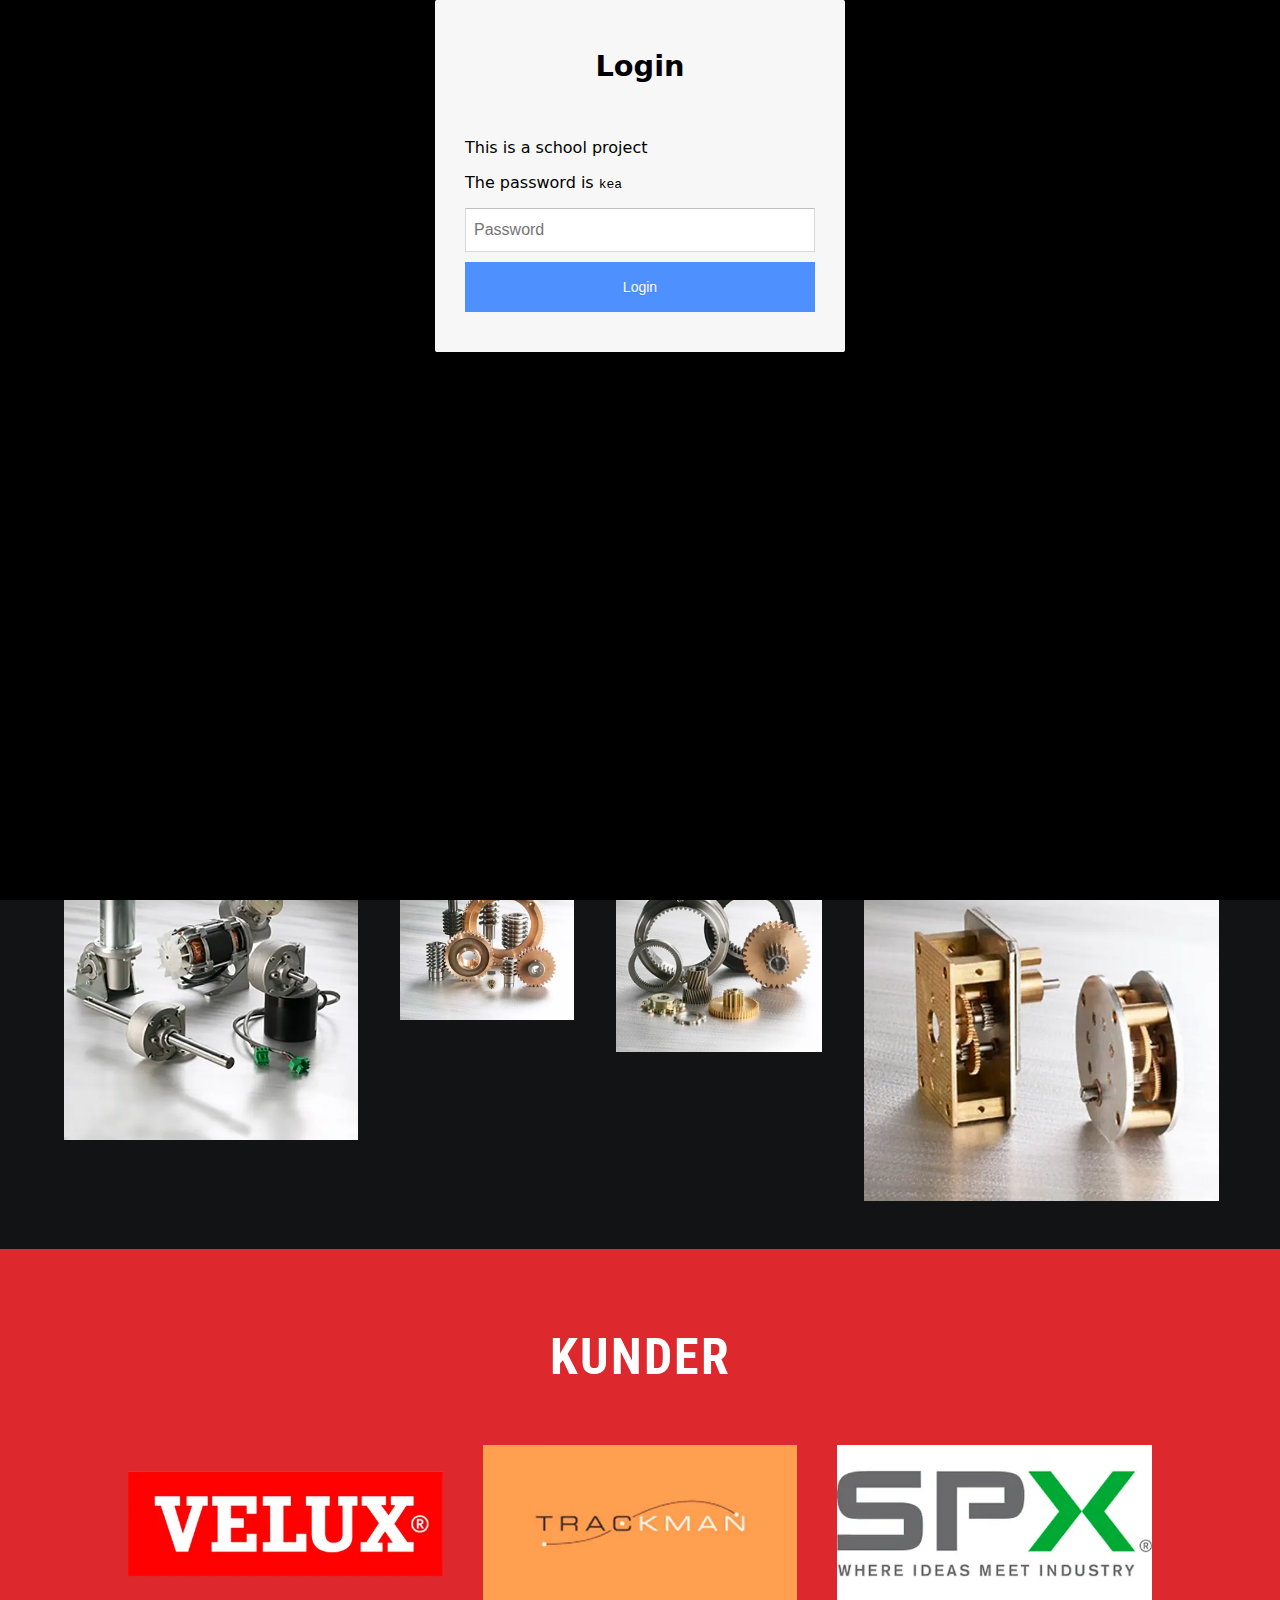
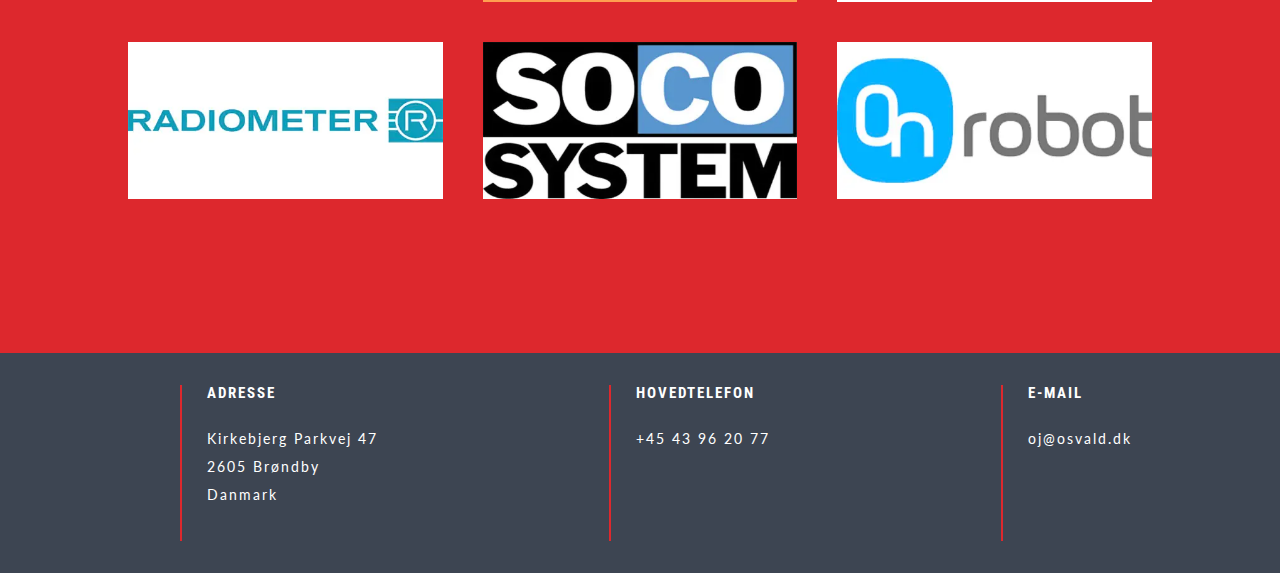
<file: index.html>
<!DOCTYPE html>
<html lang="da">
  <head>
    <meta charset="utf-8" />
    <meta name="robots" content="noindex" />
    <meta name="viewport" content="width=device-width, initial-scale=1.0" />
    <link rel="stylesheet" href="styles/mutual_styles.css" />
    <link rel="stylesheet" href="styles/index.css" />
    <link rel="preconnect" href="https://fonts.gstatic.com" />
    <link rel="preconnect" href="https://fonts.gstatic.com" />
    <link
      href="https://fonts.googleapis.com/css2?family=Lato:ital@0;1&family=Roboto+Condensed:wght@700&display=swap"
      rel="stylesheet"
    />
    <title>Osvald Jensen A/S</title>
  </head>

  <body>
    <header>
      <div class="logo">
        <img class="logo_mobile" src="images/logohigh2.png" alt="Logo" />
      </div>

      <nav>
        <div id="menuknap">☰</div>
        <ul id="menu" class="hidden">
          <li><a href="teknologi.html">TEKNOLOGI</a></li>
          <li><a href="produkter.html">PRODUKTER</a></li>
          <li>
            <a href="index.html"
              ><img class="logo_web" src="images/logohigh2.png" alt="Logo"
            /></a>
          </li>
          <li><a href="om_os.html">OM OS</a></li>
          <li><a href="kontakt.html">KONTAKT</a></li>
        </ul>
      </nav>
    </header>

    <main>
      <section class="hero">
        <video
          autoplay
          loop
          muted
          src="http://ceciliaelisabethsaxton.dk/kea/05_indhold/videoer/hero_forside_1.mp4"
        ></video>

        <h1>OSVALD JENSEN A/S</h1>
        <h5>SINCE 1911</h5>
      </section>

      <section class="wide">
        <div class="citat">
          <p>
            Osvald Jensen A/S udvikler og producerer transmissionsdele til
            forskellige brancher. Vi producerer snekker, tandhjul og gear i høj
            kvalitet på egen fabrik i Danmark. Vi er førende i specialtilpassede
            snekker og tandhjul fra modul 0,1- modul 3 samt kundedesignet
            gearløsninger. <br><br>Vi har egenproduktion af snekkegear som leveres i
            standardudgaver og i specialudgaver. Under design- og
            udviklingsfasen er vi i tæt dialog med vores samarbejdspartner hvor
            vi finder frem til den rette løsning, i rigtige kvalitet og til den
            rigtige pris.
          </p>
        </div>
      </section>

      <section class="produkter">
        
        <div>
          <h2>SNEKKERGEAR</h2>
          <img src="images/snekkegear.webp" alt="" />
        </div>
        <div>
          <h2>SNEKKER</h2>
          <img src="images/snekker_255.webp" alt="" />
        </div>
        <div>
          <h2>TANDHJUL</h2>
          <img src="images/tandhjul2_219.webp" alt="" />
        </div>
        <div>
          <h2>TANDHJULSGEAR</h2>
          <img src="images/tandhjulsgear1_186.webp" alt="" />
        </div>
        
      </section>

      <section class="clients">
        <h2>KUNDER</h2>
        <div class="clients_logo">
          <img src="images/logo1.webp" alt="kundelogo" />
          <img src="images/logo2.webp" alt="kundelogo" />
          <img src="images/logo3.webp" alt="kundelogo" />
          <img src="images/logo4.webp" alt="kundelogo" />
          <img src="images/logo5.webp" alt="kundelogo" />
          <img src="images/logo6.webp" alt="kundelogo" />
        </div>
      </section>
    </main>

    <footer>
      <div class="footer_info">
        <div class="adresse">
          <h5>ADRESSE</h5>
          <br />
          <p>
            ​Kirkebjerg Parkvej 47 <br />
            2605 Brøndby <br />
            Danmark
          </p>
        </div>

        <div class="telefon">
          <h5>HOVEDTELEFON</h5>
          <br />
          <p>+45 43 96 20 77</p>
        </div>

        <div class="mail">
          <h5>E-MAIL</h5>
          <br />
          <p>oj@osvald.dk</p>
        </div>
      </div>
    </footer>

    <script src="javascript/login.js"></script>
    <script src="javascript/burgermenu.js"></script>
  </body>
</html>
</file>
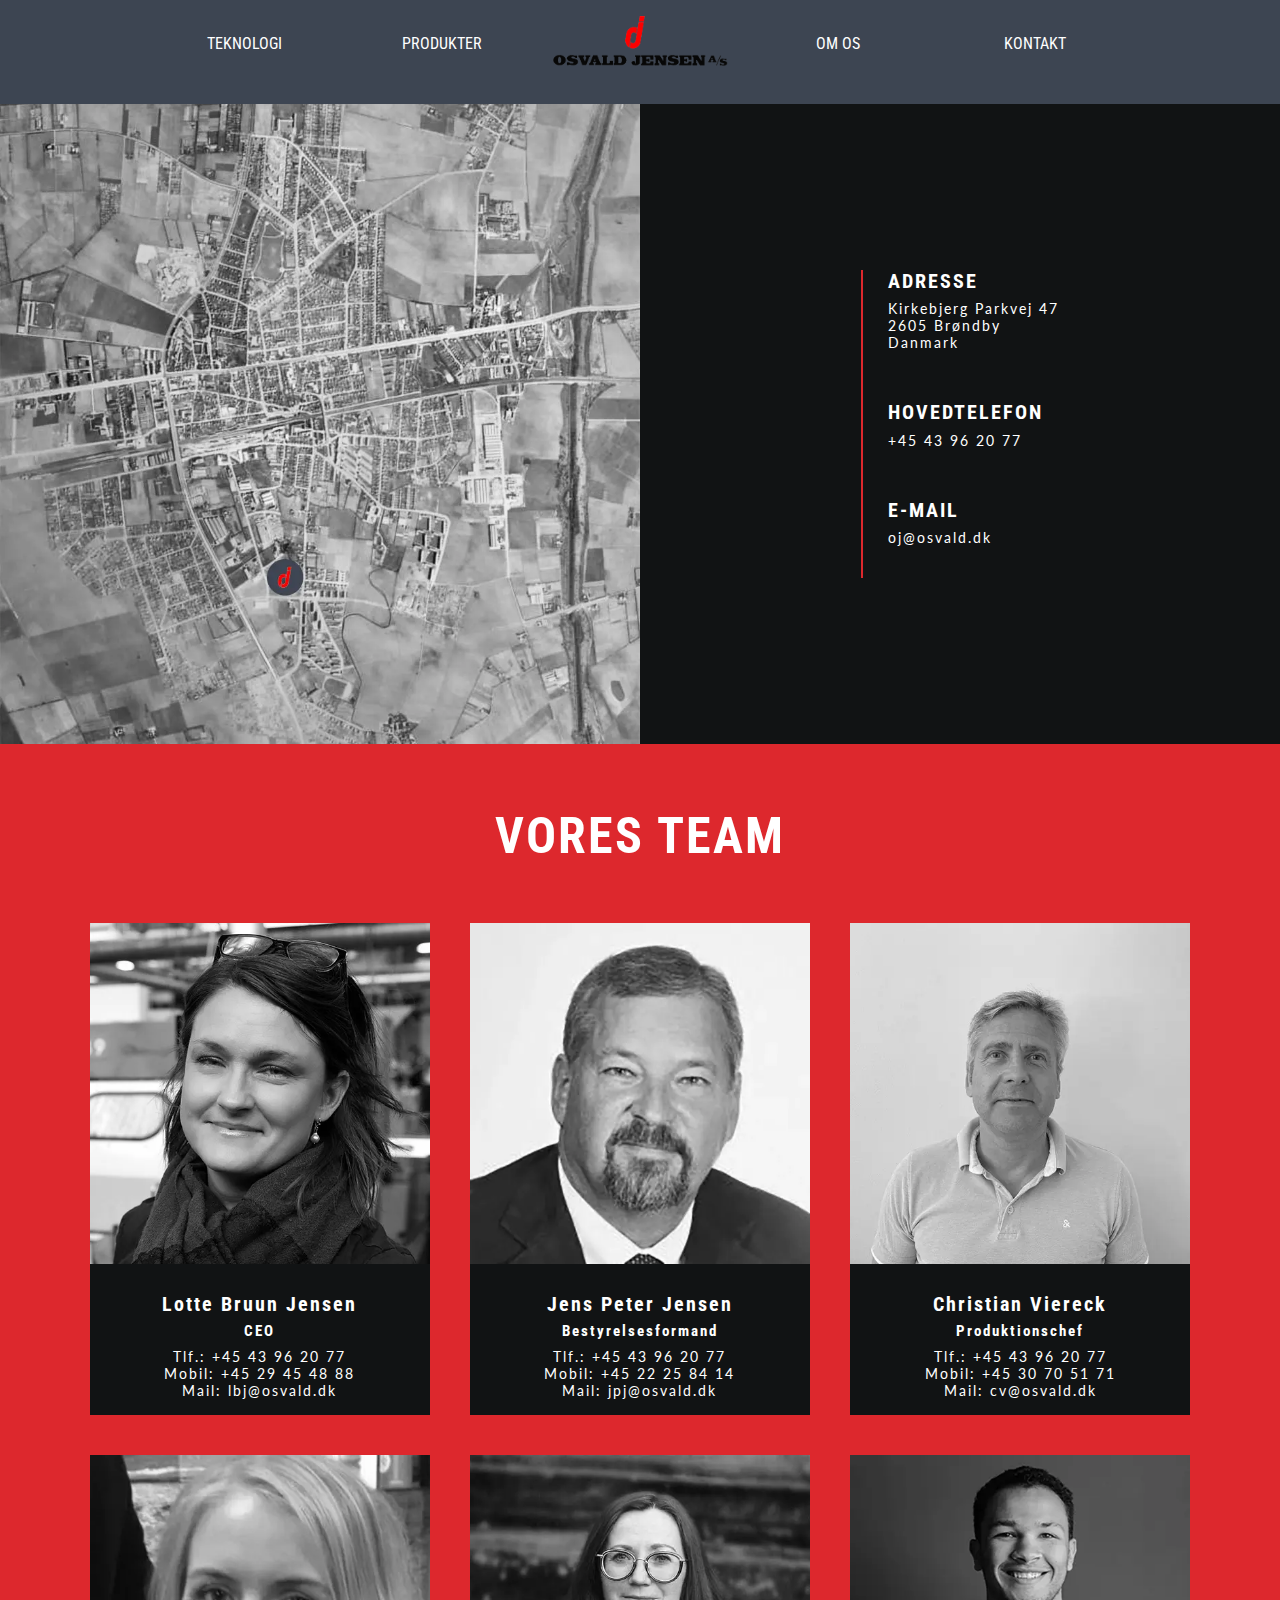
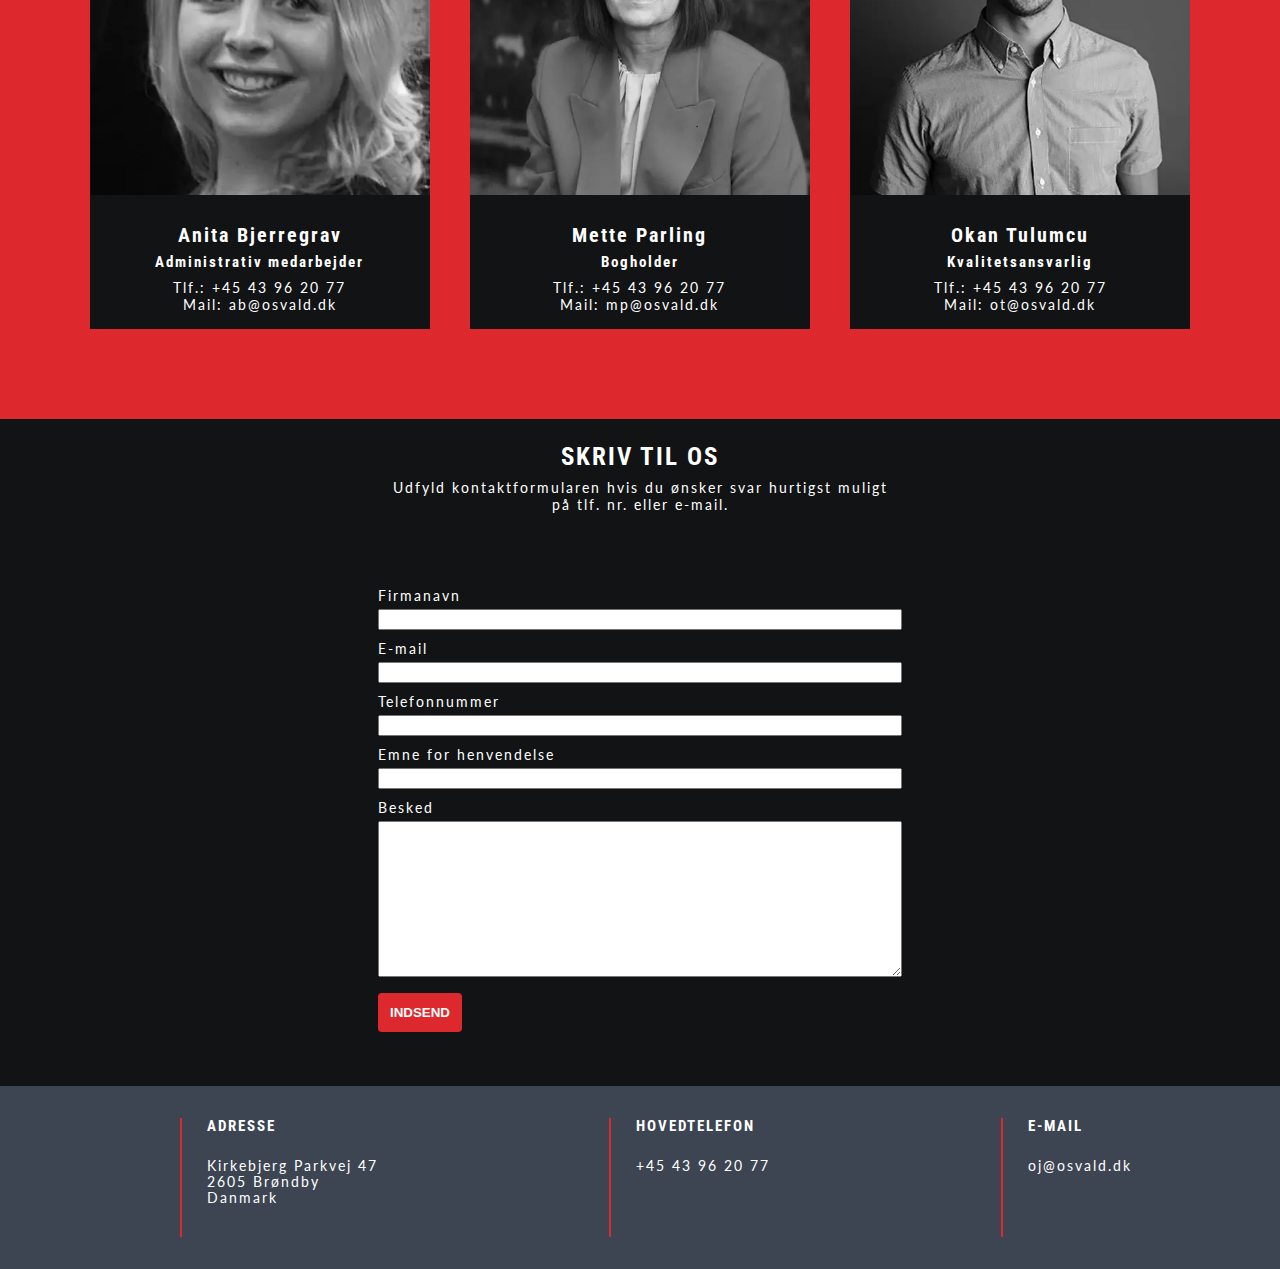
<file: kontakt.html>
<!DOCTYPE html>
<html lang="da">
  <head>
    <meta charset="utf-8" />
    <meta name="robots" content="noindex">
    <meta name="viewport" content="width=device-width, initial-scale=1.0" />
    <link rel="stylesheet" href="styles/mutual_styles.css" />
    <link rel="stylesheet" href="styles/kontakt.css" />
    <link rel="preconnect" href="https://fonts.gstatic.com" />
    <link rel="preconnect" href="https://fonts.gstatic.com" />
    <link
      href="https://fonts.googleapis.com/css2?family=Lato:ital@0;1&family=Roboto+Condensed:wght@700&display=swap"
      rel="stylesheet"
    />
    <title>Kontakt</title>
  </head>

  <body>
    <header>
      <div class="logo">
        <img class="logo_mobile" src="images/logohigh2.webp" alt="Logo" />
      </div>

      <nav>
        <div id="menuknap">☰</div>
        <ul id="menu" class="hidden">
          <li><a href="teknologi.html">TEKNOLOGI</a></li>
          <li><a href="produkter.html">PRODUKTER</a></li>
          <li>
            <a href="index.html"
              ><img class="logo_web" src="images/logohigh2.webp" alt="Logo"
            /></a>
          </li>
          <li><a href="om_os.html">OM OS</a></li>
          <li><a href="kontakt.html">KONTAKT</a></li>
        </ul>
      </nav>
    </header>

    <main>

    
      <section>

        <div class="section_wrapper">
          <div class="col_left">
            <img src="images/kort_osvald_jensen.webp" alt="Kort" />
          </div>
          <div class="col_right">
            <address class="info_oeverst">
              <h4>ADRESSE</h4>
              <p>
                ​Kirkebjerg Parkvej 47 
                <br />
                2605 Brøndby
                <br />
                Danmark
              </p>

              <br />

              <h4>HOVEDTELEFON</h4>
              <p>+45 43 96 20 77</p>

              <br />

              <h4>E-MAIL</h4>
              <p>oj@osvald.dk</p>
            </address>
          </div>
        </div>
      </section>

      <section>

        <div class="section_wrapper_1">
          <h2>VORES TEAM</h2>

          <div class="team">
            <div class="kontakt_kort">
              <img src="images/lotte1.webp" alt="" />
              <div class="visitkort">
                <h4>Lotte Bruun Jensen</h4>
                <h5>CEO</h5>
                Tlf.: +45 43 96 20 77
                <br />
                Mobil: +45 29 45 48 88
                <br />
                Mail: lbj@osvald.dk
              </div>
            </div>

            <div class="kontakt_kort">
              <img src="images/jens peter.webp" alt="" />
              <div class="visitkort">
                <h4>​Jens Peter Jensen</h4>
                <h5>Bestyrelsesformand</h5>
                Tlf.: +45 43 96 20 77
                <br />
                Mobil: +45 22 25 84 14
                <br />
                Mail: jpj@osvald.dk
              </div>
            </div>

            <div class="kontakt_kort">
              <img src="images/christian.webp" alt="" />
              <div class="visitkort">
                <h4>Christian Viereck</h4>
                <h5>Produktionschef</h5>
                Tlf.: +45 43 96 20 77
                <br />
                Mobil: +45 30 70 51 71
                <br />
                Mail: cv@osvald.dk
              </div>
            </div>

            <div class="kontakt_kort">
              <img src="images/Anita1.webp" alt="" />
              <div class="visitkort">
                <h4>Anita Bjerregrav</h4>
                <h5>Administrativ medarbejder</h5>
                Tlf.: +45 43 96 20 77
                <br />
                Mail: ab@osvald.dk
              </div>
            </div>

            <div class="kontakt_kort">
              <img src="images/mette.webp" alt="" />
              <div class="visitkort">
                <h4>Mette Parling</h4>
                <h5>Bogholder</h5>
                Tlf.: +45 43 96 20 77
                <br />
                Mail: mp@osvald.dk
              </div>
            </div>

            <div class="kontakt_kort">
              <img src="images/okan.webp" alt="" />
              <div class="visitkort">
                <h4>Okan Tulumcu</h4>
                <h5>Kvalitetsansvarlig</h5>
                Tlf.: +45 43 96 20 77
                <br />
                Mail: ot@osvald.dk
              </div>
            </div>

          </div>
        </div>
      </section>

      <section id="formular" class="form_section">
        <article class="col_left_1">
          <h3>SKRIV TIL OS</h3>
          <p>
            Udfyld kontaktformularen hvis du ønsker svar hurtigst muligt <br> på tlf.
            nr. eller e-mail.
          </p>
        </article>

        <form class="col_right_1">
          <div class="form_felt">
            <label for="full-name">Firmanavn</label>
            <input id="full-name" name="fname" type="text" required />
          </div>

          <div class="form_felt">
            <label for="email">E-mail</label>
            <input id="email" name="email" type="email" required />
          </div>

          <div class="form_felt">
            <label for="tel">Telefonnummer</label>
            <input id="tel" name="tel" type="tel" required />
          </div>

          <div class="form_felt">
            <label for="tel">Emne for henvendelse</label>
            <input id="text" name="text" type="text" />
          </div>

          <div class="form_felt">
            <label for="tel">Besked</label>
            <textarea name="besked" rows="10"> </textarea>
          </div>

          <button>INDSEND</button>
        </form>
      </section>
    </main>

    <footer>
      <address class="footer_info">
        <div class="adresse">
          <h5>ADRESSE</h5>
          <br>
          <p>
            ​Kirkebjerg Parkvej 47 <br />
            2605 Brøndby <br />
            Danmark
          </p>
        </div>

        <div class="telefon">
          <h5>HOVEDTELEFON</h5>
          <br>
          <p>+45 43 96 20 77</p>
        </div>

        <div class="mail">
          <h5>E-MAIL</h5>
          <br>
          <p>oj@osvald.dk</p>
        </div>
      </address>
    </footer>

    <!-- <script src="javascript/login.js"></script> -->
    <script src="javascript/burgermenu.js"></script>
  </body>
</html>
</file>
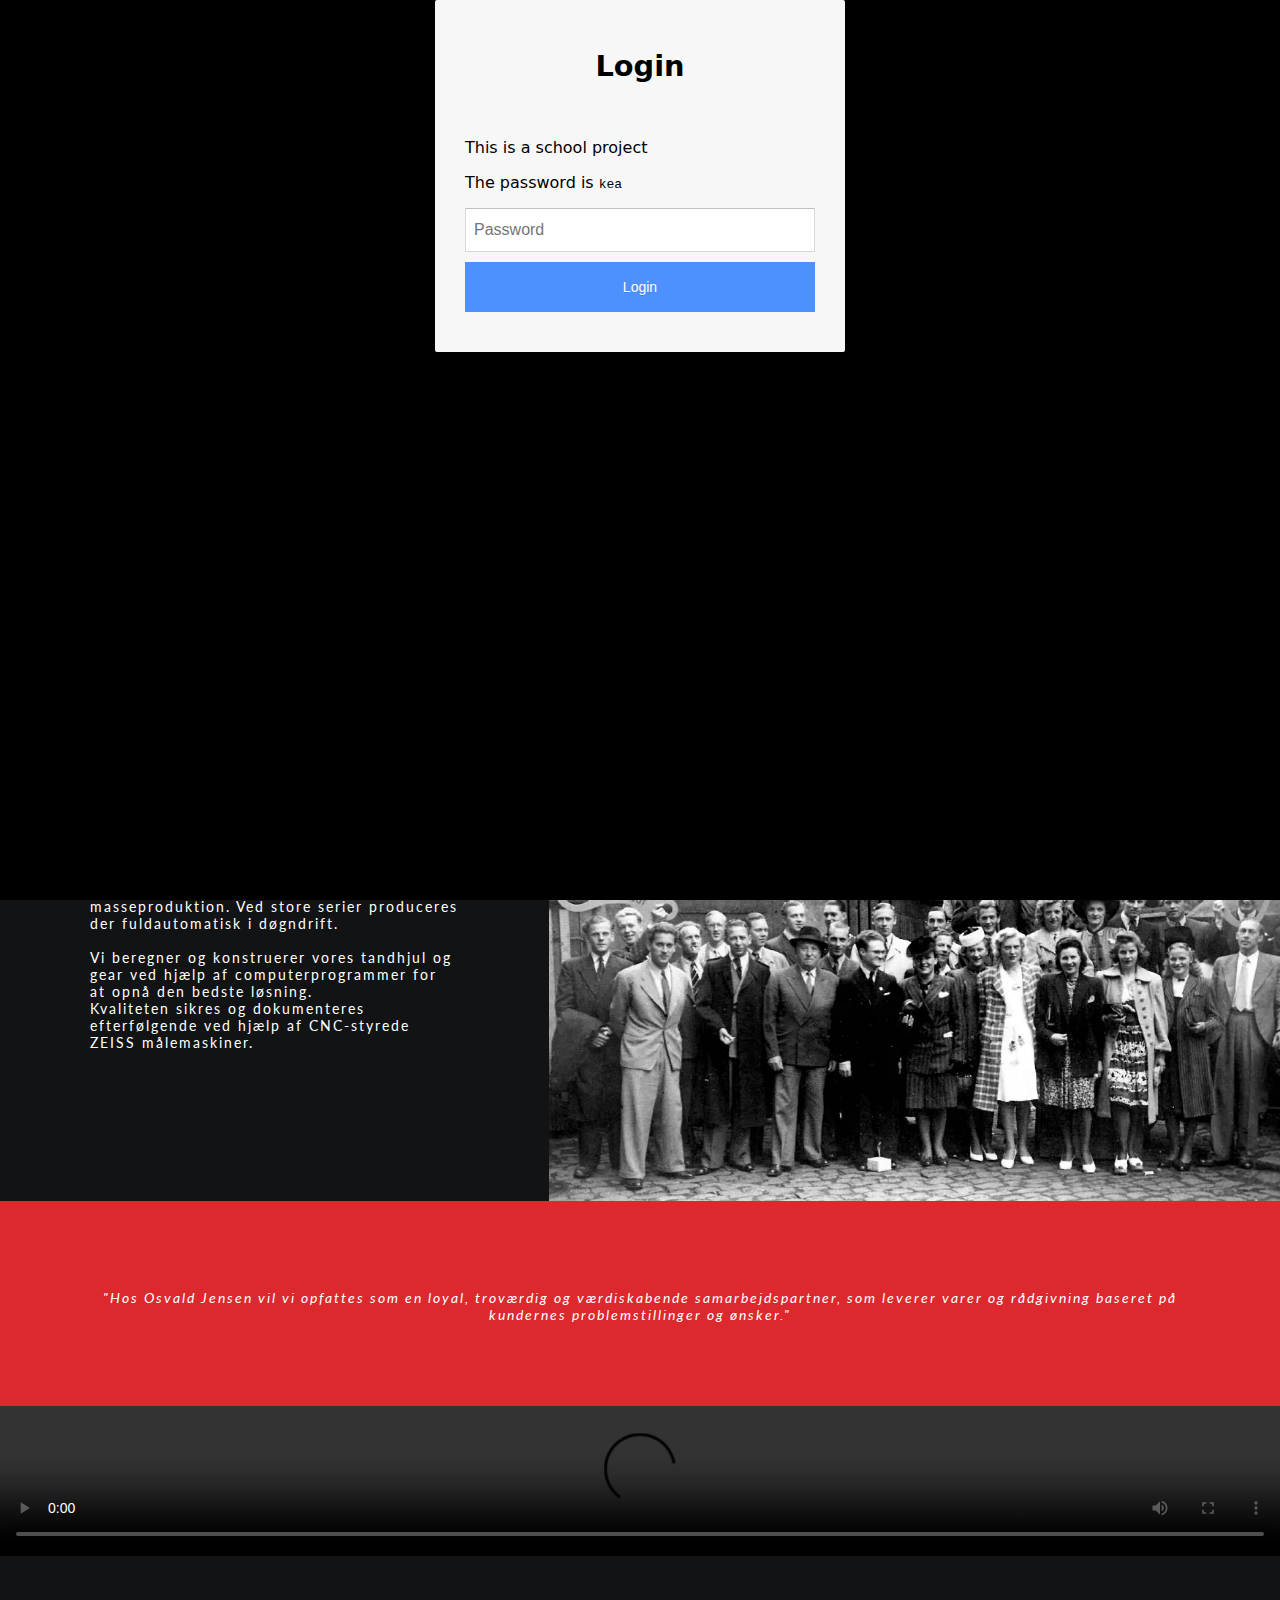
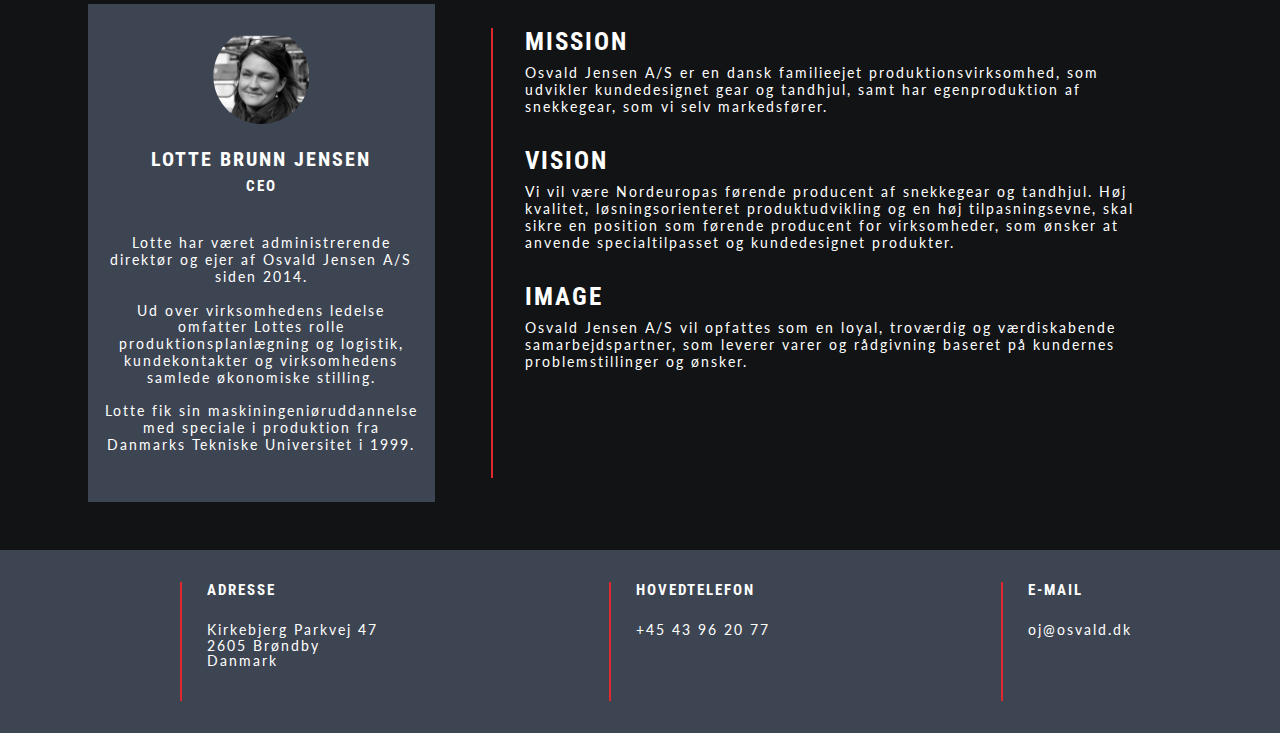
<file: om_os.html>
<!DOCTYPE html>
<html lang="da">
  <head>
    <meta charset="utf-8" />
    <meta name="robots" content="noindex" />
    <meta name="viewport" content="width=device-width, initial-scale=1.0" />
    <link rel="stylesheet" href="styles/mutual_styles.css" />
    <link rel="stylesheet" href="styles/om_os.css" />
    <link rel="preconnect" href="https://fonts.gstatic.com" />
    <link rel="preconnect" href="https://fonts.gstatic.com" />
    <link
      href="https://fonts.googleapis.com/css2?family=Lato:ital@0;1&family=Roboto+Condensed:wght@700&display=swap"
      rel="stylesheet"
    />
    <title>Om os</title>
  </head>

  <body>
    <header>
      <div class="logo">
        <img class="logo_mobile" src="images/logohigh2.png" alt="Logo" />
      </div>

      <nav>
        <div id="menuknap">☰</div>
        <ul id="menu" class="hidden">
          <li><a href="teknologi.html">TEKNOLOGI</a></li>
          <li><a href="produkter.html">PRODUKTER</a></li>
          <li>
            <a href="index.html"
              ><img class="logo_web" src="images/logohigh2.png" alt="Logo"
            /></a>
          </li>
          <li><a href="om_os.html">OM OS</a></li>
          <li><a href="kontakt.html">KONTAKT</a></li>
        </ul>
      </nav>
    </header>

    <main>
      <section>
        <div class="section_wrapper">
          <div class="firma_text">
            <div class="text_indhold">
              <h2>FIRMAPROFIL</h2>

              <p>
                Osvald Jensen A/S udvikler og producerer gear og tandhjul
                indenfor tandhjulsberegning, gearkonstruktion, produktion samt
                tandhjuls- og snekkemåling.
              </p>
              <br />

              <h3>HISTORIEN BAG</h3>

              <p>
                Vi har eksisteret siden 1911, hvor Hans Osvald Arnold Jensen
                grundlagde firmaet. Det har været 100% familieejet lige siden og
                ledes i dag af 3. og 4 generation. <br /><br />
                Virksomheden har i årernes løb leveret til mange af industriens
                sværvægtere i ind og udland og været markedsførende inden for
                sit felt. <br /><br />
                Med mere end 100 års erfaring kan vi sikre effektiv produktion
                og produkter i høj kvalitet, uanset kundens ønsker.
              </p>
              <h3>VORES KOMPETENCER</h3>

              <p>
                Vi har det nyeste højteknologiske udstyr og vores eget program
                af snekkegear. <br />Vi kan derfor tilbyde tandhjul der
                produceres fra modul 0,1 til 3 samt gear, hvor det mindste er
                mindre end en spilleterning, mens det største afgiver 100Nm.
                <br /><br />
                Både tandhjul og gear produceres fra prototyper og små serier
                til masseproduktion. Ved store serier produceres der
                fuldautomatisk i døgndrift. <br /><br />
                Vi beregner og konstruerer vores tandhjul og gear ved hjælp af
                computerprogrammer for at opnå den bedste løsning.
                <br />Kvaliteten sikres og dokumenteres efterfølgende ved hjælp
                af CNC-styrede ZEISS målemaskiner. <br /><br />
              </p>
            </div>
          </div>

          <div class="billeder">
            <div class="image_1">
              <img src="images/image1.webp" alt="billede fra gamle dage" />
            </div>
            <div class="image_2">
              <img src="images/image2.webp" alt="billede af personale" />
            </div>
            <div class="image_3">
              <img src="images/image7.webp" alt="billede af nye maskiner" />
            </div>
            <div class="image_4">
              <img src="images/image4.webp" alt="billede af gammel maskine" />
            </div>
            <div class="image_5">
              <img src="images/image8.webp" alt="billede af ny maskine" />
            </div>
          </div>
        </div>
      </section>

      <section class="wide">
        <div class="citat">
          <p>
            "Hos Osvald Jensen vil vi opfattes som en loyal, troværdig og
            værdiskabende samarbejdspartner, som leverer varer og rådgivning
            baseret på kundernes problemstillinger og ønsker."
          </p>
        </div>
      </section>

      <section class="video_kunde">
        <div class="playknap"></div>
        <video
          controls
          src="http://ceciliaelisabethsaxton.dk/kea/05_indhold/videoer/hero_forside_1.mp4"
        ></video>
      </section>

      <section class="narrow">
        <div class="profil">
          <div class="col_left">
            <img src="images/lotte1.webp" alt="billede af lotte" />

            <div class="text">
              <h4>LOTTE BRUNN JENSEN</h4>
              <h5>CEO</h5>

              <p>
                Lotte har været administrerende direktør og ejer af Osvald
                Jensen A/S siden 2014. <br /><br />
                Ud over virksomhedens ledelse omfatter Lottes rolle
                produktionsplanlægning og logistik, kundekontakter og
                virksomhedens samlede økonomiske stilling. <br /><br />
                Lotte fik sin maskiningeniøruddannelse med speciale i produktion
                fra Danmarks Tekniske Universitet i 1999.
              </p>
            </div>
          </div>

          <div class="col_right">
            <div>
              <h3>MISSION</h3>
              <p>
                Osvald Jensen A/S er en dansk familieejet produktionsvirksomhed,
                som udvikler kundedesignet gear og tandhjul, samt har
                egenproduktion af snekkegear, som vi selv markedsfører.
              </p>
            </div>

            <div>
              <h3>VISION</h3>
              <p>
                Vi vil være Nordeuropas førende producent af snekkegear og
                tandhjul. Høj kvalitet, løsningsorienteret produktudvikling og
                en høj tilpasningsevne, skal sikre en position som førende
                producent for virksomheder, som ønsker at anvende
                specialtilpasset og kundedesignet produkter.
              </p>
            </div>

            <div>
              <h3>IMAGE</h3>
              <p>
                Osvald Jensen A/S vil opfattes som en loyal, troværdig og
                værdiskabende samarbejdspartner, som leverer varer og rådgivning
                baseret på kundernes problemstillinger og ønsker.
              </p>
            </div>
          </div>
        </div>
      </section>
    </main>

    <footer>
      <div class="footer_info">
        <div class="adresse">
          <h5>ADRESSE</h5>
          <br />
          <p>
            ​Kirkebjerg Parkvej 47 <br />
            2605 Brøndby <br />
            Danmark
          </p>
        </div>

        <div class="telefon">
          <h5>HOVEDTELEFON</h5>
          <br />
          <p>+45 43 96 20 77</p>
        </div>

        <div class="mail">
          <h5>E-MAIL</h5>
          <br />
          <p>oj@osvald.dk</p>
        </div>
      </div>
    </footer>

    <script src="javascript/login.js"></script>
    <script src="javascript/burgermenu.js"></script>
  </body>
</html>
</file>
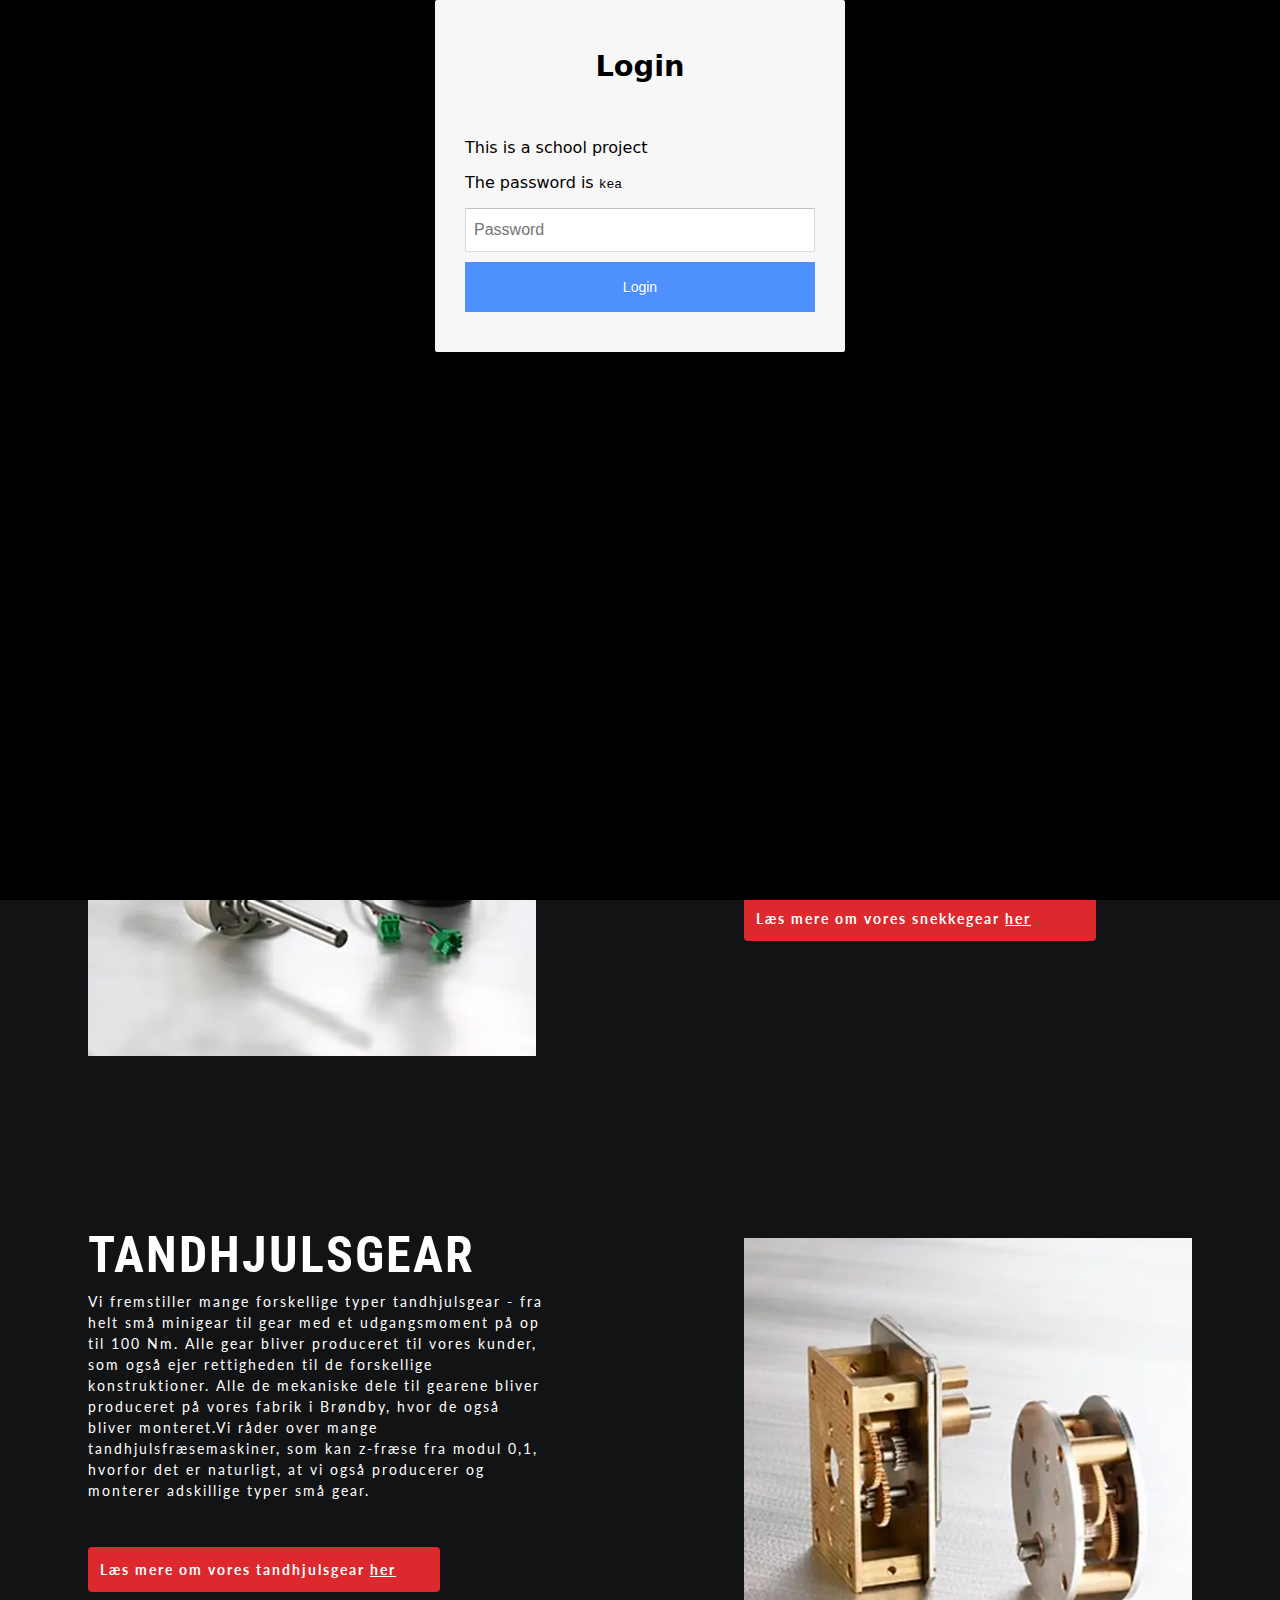
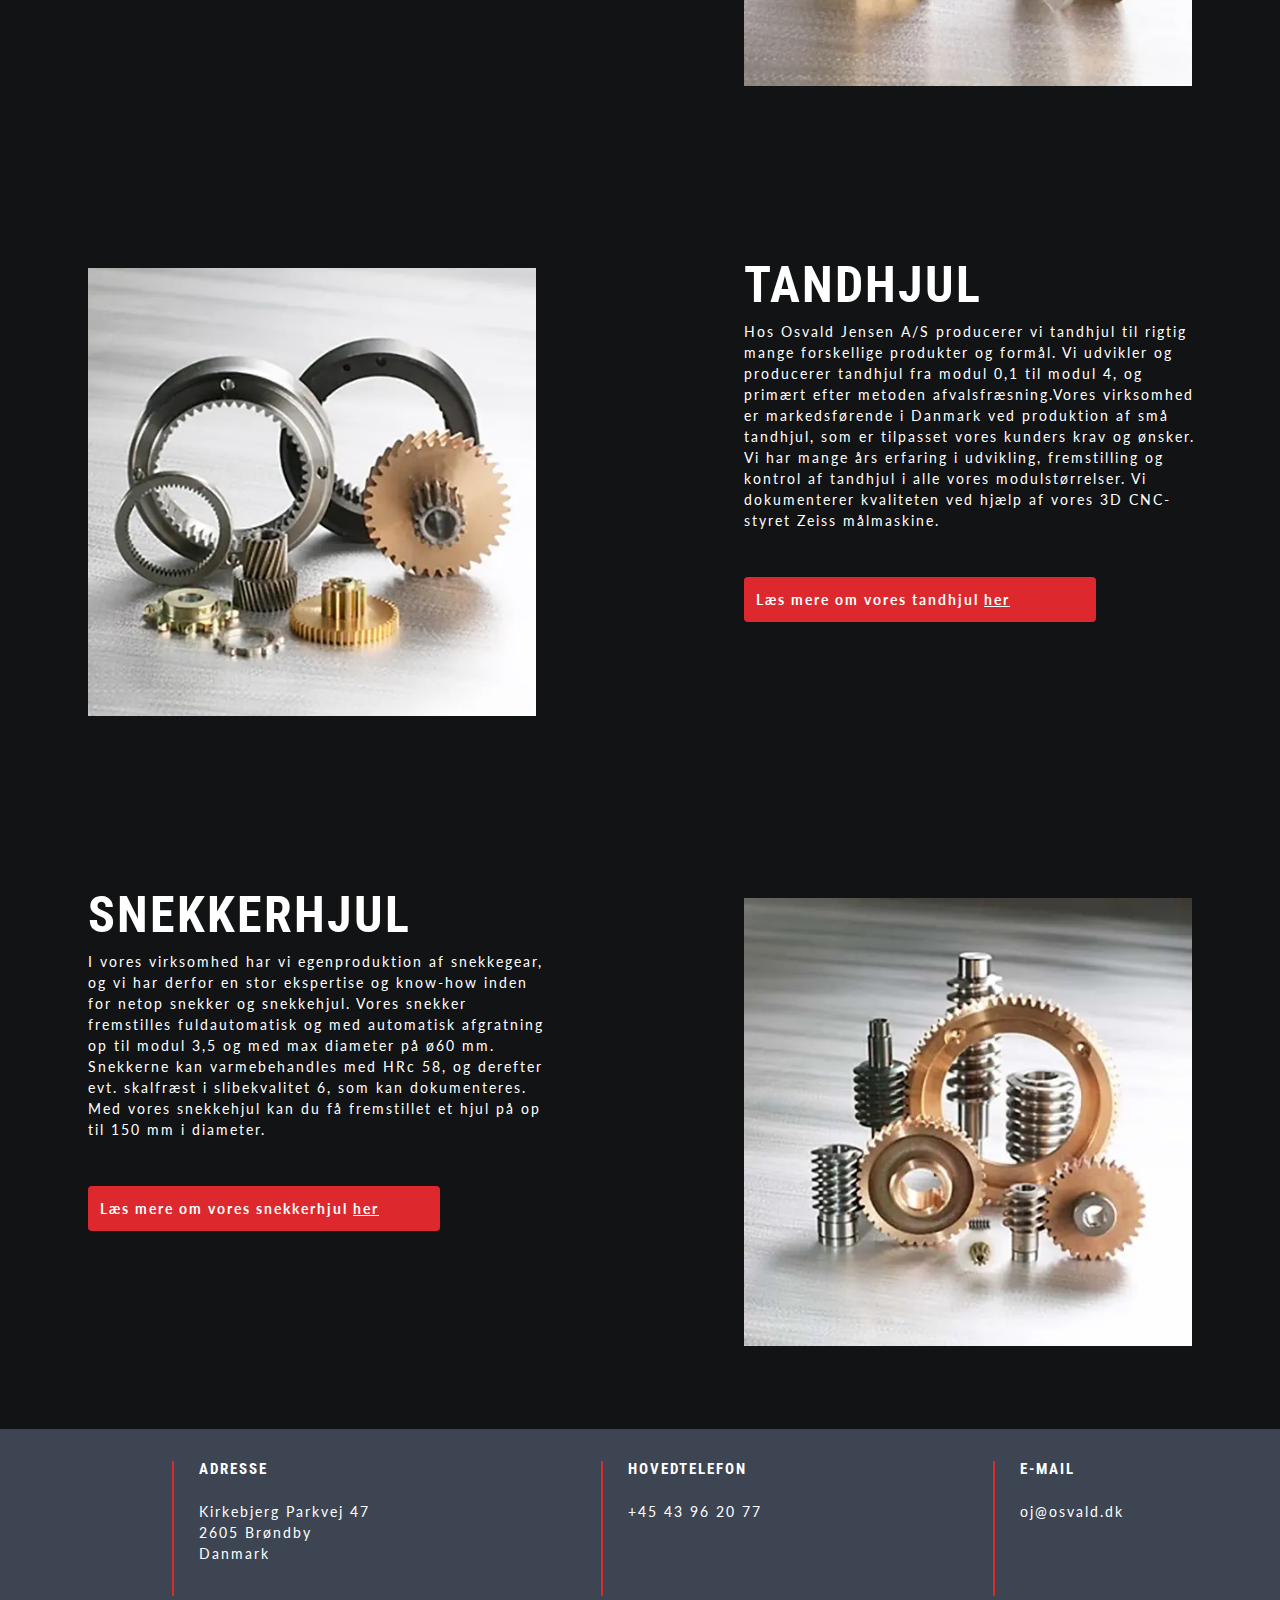
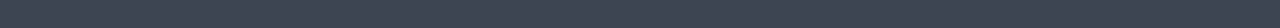
<file: produkter.html>
<!DOCTYPE html>
<html lang="da">
  <head>
    <meta charset="utf-8" />
    <meta name="robots" content="noindex" />
    <meta name="viewport" content="width=device-width, initial-scale=1.0" />
    <link rel="stylesheet" href="styles/mutual_styles.css" />
    <link rel="stylesheet" href="styles/produkter.css" />
    <link rel="preconnect" href="https://fonts.gstatic.com" />
    <link rel="preconnect" href="https://fonts.gstatic.com" />
    <link
      href="https://fonts.googleapis.com/css2?family=Lato:ital@0;1&family=Roboto+Condensed:wght@700&display=swap"
      rel="stylesheet"
    />
    <title>Produkter</title>
  </head>

  <body>
    <header>
      <div class="logo">
        <img class="logo_mobile" src="images/logohigh2.png" alt="Logo" />
      </div>

      <nav>
        <div id="menuknap">☰</div>
        <ul id="menu" class="hidden">
          <li><a href="teknologi.html">TEKNOLOGI</a></li>
          <li><a href="produkter.html">PRODUKTER</a></li>
          <li>
            <a href="index.html"
              ><img class="logo_web" src="images/logohigh2.png" alt="Logo"
            /></a>
          </li>
          <li><a href="om_os.html">OM OS</a></li>
          <li><a href="kontakt.html">KONTAKT</a></li>
        </ul>
      </nav>
    </header>

    <main>
      <section class="text">
        <div>
          <h1>SORTIMENT</h1>
          <p class="p1">
            Osvald Jensen A/S er en samarbejdspartner inden for transmissioner
            allerede fra idéfasen af et nyt produkt til den endelige produktion
            af emnet. <br />
            <br />
            ​ Vores kunders ideer og mulige designmuligheder bliver drøftet i
            tæt samarbejde og dialog med den enkelte kunde. Vi finder altid frem
            til det rigtige design på vores snekkegear i samarbejde med vores
            kunder, og selvfølgelig altid til den rigtige pris.
            <br />
            <br />
            Du er velkommen til at kontakte os på
            <a href="tel:+4543962077">+45 43 96 20 77</a> eller ved at udfylde
            vores <a href="kontakt.html#formular">kontaktformular</a> for at
            høre mere om vores ydelser.
          </p>
        </div>
      </section>

      <section class="section_1">
        <div class="section_wrapper">
          <div class="col_left">
            <div class="image">
              <img src="images/snekkegear.webp" alt="snekkergear" />
            </div>
          </div>
          <div class="col_right">
            <div class="text">
              <h2>SNEKKEGEAR</h2>
              <p>
                Vores program af snekkegear, som består af typerne C-32 og C-40
                og nu vores nyhed OJ-32, produceres og monteres 100% på egen
                fabrik i Danmark, primært for at tilsikre en høj kvalitet samt
                en kort leveringstid. ​ De mange udenlandske virksomheder og
                motorproducenter, som bruger vores snekkegear, har dem monteret
                på deres motorer, i deres program. Derfor har vores snekkegear
                funktioner over det meste af verden i mange forskellige
                produkter.
              </p>
              <br />
              <br />
              <p class="p5">Læs mere om vores snekkegear <u>her</u></p>
            </div>
          </div>
        </div>
      </section>

      <section class="section_2">
        <div class="section_wrapper">
          <div class="col_left1">
            <div class="text">
              <h2>TANDHJULSGEAR</h2>
              <p>
                Vi fremstiller mange forskellige typer tandhjulsgear - fra helt
                små minigear til gear med et udgangsmoment på op til 100 Nm.
                Alle gear bliver produceret til vores kunder, som også ejer
                rettigheden til de forskellige konstruktioner. Alle de mekaniske
                dele til gearene bliver produceret på vores fabrik i Brøndby,
                hvor de også bliver monteret.Vi råder over mange
                tandhjulsfræsemaskiner, som kan z-fræse fra modul 0,1, hvorfor
                det er naturligt, at vi også producerer og monterer adskillige
                typer små gear.
              </p>

              <br />
              <br />
              <p class="p4">Læs mere om vores tandhjulsgear <u>her</u></p>
            </div>
          </div>
          <div class="col_right1">
            <div class="image">
              <img src="images/tandhjulsgear1_186.webp" alt="tandhjulsgear" />
            </div>
          </div>
        </div>
      </section>

      <section class="section_1">
        <div class="section_wrapper">
          <div class="col_left">
            <div class="image">
              <img src="images/tandhjul2_219.webp" alt="tandhjul" />
            </div>
          </div>
          <div class="col_right">
            <div class="text">
              <h2>TANDHJUL</h2>
              <p>
                Hos Osvald Jensen A/S producerer vi tandhjul til rigtig mange
                forskellige produkter og formål. Vi udvikler og producerer
                tandhjul fra modul 0,1 til modul 4, og primært efter metoden
                afvalsfræsning.Vores virksomhed er markedsførende i Danmark ved
                produktion af små tandhjul, som er tilpasset vores kunders krav
                og ønsker. Vi har mange års erfaring i udvikling, fremstilling
                og kontrol af tandhjul i alle vores modulstørrelser. Vi
                dokumenterer kvaliteten ved hjælp af vores 3D CNC-styret Zeiss
                målmaskine.
              </p>
              <br />
              <br />
              <p class="p3">Læs mere om vores tandhjul <u>her</u></p>
            </div>
          </div>
        </div>
      </section>

      <section class="section_2">
        <div class="section_wrapper">
          <div class="col_left1">
            <div class="text">
              <h2>SNEKKERHJUL</h2>
              <p>
                I vores virksomhed har vi egenproduktion af snekkegear, og vi
                har derfor en stor ekspertise og know-how inden for netop
                snekker og snekkehjul. Vores snekker fremstilles fuldautomatisk
                og med automatisk afgratning op til modul 3,5 og med max
                diameter på ø60 mm. Snekkerne kan varmebehandles med HRc 58, og
                derefter evt. skalfræst i slibekvalitet 6, som kan dokumenteres.
                Med vores snekkehjul kan du få fremstillet et hjul på op til 150
                mm i diameter.
              </p>

              <br />
              <br />

              <p class="p2">Læs mere om vores snekkerhjul <u>her</u></p>
            </div>
          </div>
          <div class="col_right1">
            <div class="image">
              <img src="images/snekker_255.webp" alt="snekker og snekkerhjul" />
            </div>
          </div>
        </div>
      </section>
    </main>

    <footer>
      <div class="footer_info">
        <div class="adresse">
          <h5>ADRESSE</h5>
          <br />
          <p>
            ​Kirkebjerg Parkvej 47 <br />
            2605 Brøndby <br />
            Danmark
          </p>
        </div>

        <div class="telefon">
          <h5>HOVEDTELEFON</h5>
          <br />
          <p>+45 43 96 20 77</p>
        </div>

        <div class="mail">
          <h5>E-MAIL</h5>
          <br />
          <p>oj@osvald.dk</p>
        </div>
      </div>
    </footer>

    <script src="javascript/login.js"></script>
    <script src="javascript/burgermenu.js"></script>
  </body>
</html>
</file>
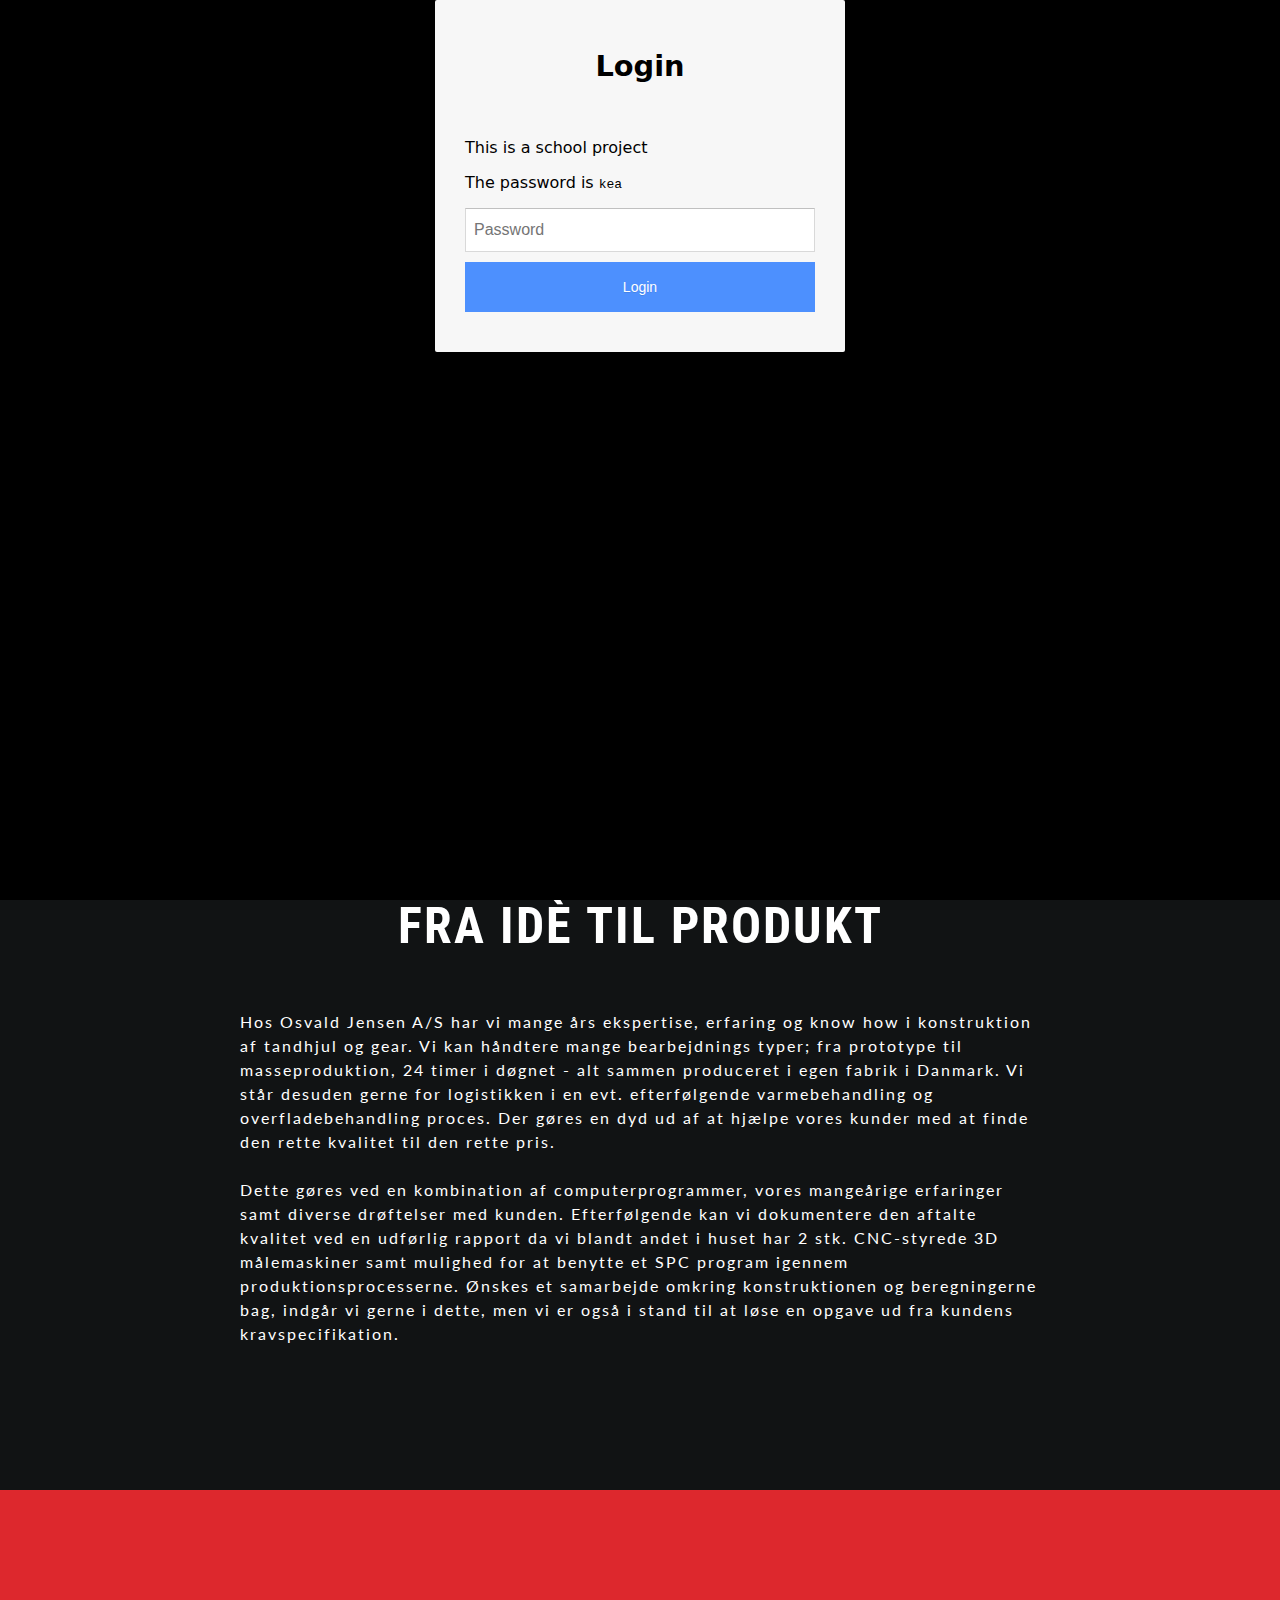
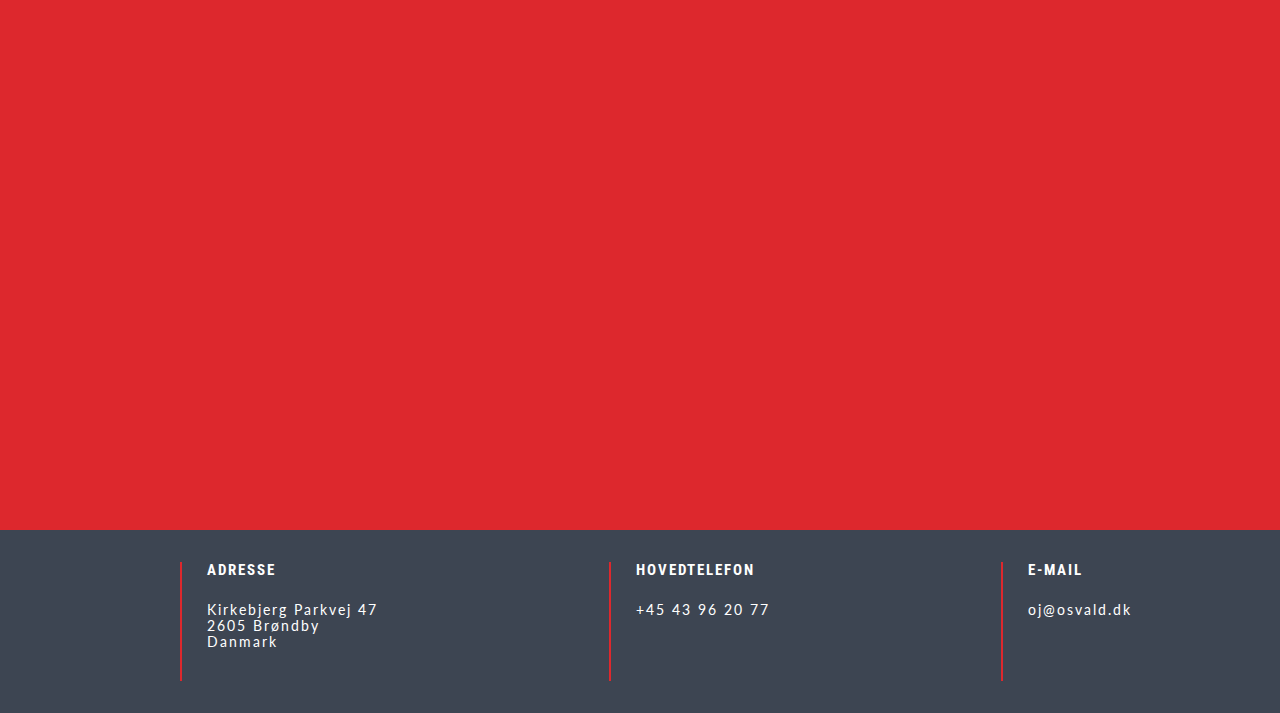
<file: teknologi.html>
<!DOCTYPE html>
<html lang="da">
  <head>
    <meta charset="utf-8" />
    <meta name="robots" content="noindex" />
    <meta name="viewport" content="width=device-width, initial-scale=1.0" />
    <link rel="stylesheet" href="styles/mutual_styles.css" />
    <link rel="stylesheet" href="styles/teknologi.css" />
    <link rel="preconnect" href="https://fonts.gstatic.com" />
    <link rel="preconnect" href="https://fonts.gstatic.com" />
    <link
      href="https://fonts.googleapis.com/css2?family=Lato:ital@0;1&family=Roboto+Condensed:wght@700&display=swap"
      rel="stylesheet"
    />
    <title>Produktion og teknologi</title>
  </head>

  <body>
    <header>
      <div class="logo">
        <img class="logo_mobile" src="images/logohigh2.webp" alt="Logo" />
      </div>

      <nav>
        <div id="menuknap">☰</div>
        <ul id="menu" class="hidden">
          <li><a href="teknologi.html">TEKNOLOGI</a></li>
          <li><a href="produkter.html">PRODUKTER</a></li>
          <li>
            <a href="index.html"
              ><img class="logo_web" src="images/logohigh2.webp" alt="Logo"
            /></a>
          </li>
          <li><a href="om_os.html">OM OS</a></li>
          <li><a href="kontakt.html">KONTAKT</a></li>
        </ul>
      </nav>
    </header>

    <main>
      <section class="hero">
        <video
          autoplay
          loop
          muted
          src="http://ceciliaelisabethsaxton.dk/kea/05_indhold/videoer/hero_teknologi.mp4"
        ></video>
        <h1>TEKNOLOGI</h1>
      </section>

      <section class="text">
        <h2>FRA IDÈ TIL PRODUKT</h2>
        <p>
          Hos Osvald Jensen A/S har vi mange års ekspertise, erfaring og know
          how i konstruktion af tandhjul og gear. Vi kan håndtere mange
          bearbejdnings typer; fra prototype til masseproduktion, 24 timer i
          døgnet - alt sammen produceret i egen fabrik i Danmark. Vi står
          desuden gerne for logistikken i en evt. efterfølgende varmebehandling
          og overfladebehandling proces. Der gøres en dyd ud af at hjælpe vores
          kunder med at finde den rette kvalitet til den rette pris. <br />
          <br />
          Dette gøres ved en kombination af computerprogrammer, vores mangeårige
          erfaringer samt diverse drøftelser med kunden. Efterfølgende kan vi
          dokumentere den aftalte kvalitet ved en udførlig rapport da vi blandt
          andet i huset har 2 stk. CNC-styrede 3D målemaskiner samt mulighed for
          at benytte et SPC program igennem produktionsprocesserne. Ønskes et
          samarbejde omkring konstruktionen og beregningerne bag, indgår vi
          gerne i dette, men vi er også i stand til at løse en opgave ud fra
          kundens kravspecifikation.
        </p>
      </section>

      <section class="wide">
        <div class="iframe_wrapper">
          <iframe
            class="youtube"
            width="560"
            height="315"
            src="https://www.youtube.com/embed/CoOtP0sdFKc"
            title="YouTube video player"
            frameborder="0"
            allow="accelerometer; autoplay; clipboard-write; encrypted-media; gyroscope; picture-in-picture"
            allowfullscreen
          ></iframe>
        </div>
      </section>
    </main>

    <footer>
      <div class="footer_info">
        <div class="adresse">
          <h5>ADRESSE</h5>
          <br />
          <p>
            ​Kirkebjerg Parkvej 47 <br />
            2605 Brøndby <br />
            Danmark
          </p>
        </div>

        <div class="telefon">
          <h5>HOVEDTELEFON</h5>
          <br />
          <p>+45 43 96 20 77</p>
        </div>

        <div class="mail">
          <h5>E-MAIL</h5>
          <br />
          <p>oj@osvald.dk</p>
        </div>
      </div>
    </footer>

    <script src="javascript/login.js"></script>
    <script src="javascript/burgermenu.js"></script>
  </body>
</html>
</file>
<file: styles/mutual_styles.css>
* {
  margin: 0;
  box-sizing: border-box;
}

img,
video {
  display: block;
  width: 100%;
  height: auto;
}

html {
  --primary: #dd282d;
  --secondary: #3d4552;
  --accent: #111314;
  --text: #fff;

  --space-xxs: 0.25rem;
  --space-xs: 0.5rem;
  --space-sm: 1rem;
  --space-md: 1.5rem;
  --space-lg: 2rem;
  --space-xl: 3rem;
  --space-xxl: 6rem;
}

body {
  background-color: var(--accent);
}

main {
  display: grid;
  grid-template-columns: 1fr minmax(0, 1200px) 1fr;
}

main > section {
  grid-column: 1/4;
}

h1 {
  font-family: "Roboto Condensed", sans-serif;
  font-size: 2.7rem;
  color: var(--text);
  line-height: 1.125;
  margin-bottom: 1rem;
  letter-spacing: 2px;
}

h2 {
  font-family: "Roboto Condensed", sans-serif;
  font-size: 2rem;
  color: var(--text);
  margin-bottom: 1rem;
  letter-spacing: 2px;
  line-height: 1.125;
}

h3 {
  font-family: "Roboto Condensed", sans-serif;
  font-size: 1.5rem;
  margin-bottom: 1rem;
  color: var(--text);
  line-height: 1.125;
  letter-spacing: 2px;
}

h4 {
  font-family: "Roboto Condensed", sans-serif;
  line-height: 1.125;
  color: var(--text);
  font-size: 1.2rem;
  letter-spacing: 2px;
  margin-bottom: 1rem;
}

h5 {
  font-family: "Roboto Condensed", sans-serif;
  line-height: 1.125;
  color: var(--text);
  font-size: 1rem;
  letter-spacing: 2px;
  margin-bottom: 1rem;
  line-height: 1.125;
}

p {
  font-family: "Lato", sans-serif;
  font-size: 0.85rem;
  color: var(--text);
  letter-spacing: 2px;
  margin-bottom: 1rem;
}

footer {
  padding: 2rem;
  background-color: #3d4552;
}

.footer_info {
  border-left: 0;
  /* display: grid; */
  justify-content: space-around;
  font-family: "Lato", sans-serif;
  font-size: 0.85rem;
  color: var(--text);
  line-height: 1.125;
  border-left: 2px solid var(--primary);
  padding-left: 2rem;
  justify-content: center;
  font-style: normal;
}

.citat {
  font-family: "Lato", sans-serif;
  font-size: 14px;
  color: var(--text);
  font-style: italic;
  height: 24vw;
  text-align: center;
  padding: 3.5rem;
  margin-bottom: 4rem;
}

a {
  font-family: "Roboto Condensed", sans-serif;
  color: var(--text);
  font-size: 16px;
  text-decoration: none;
}

header {
  position: sticky;
  top: 0;
  padding: 1rem 1.5rem;
  gap: 20px;
  text-align: left;
  background-color: var(--secondary);
  display: grid;
}

header > * {
  grid-area: 1 / 1;
}

nav {
  height: 72px;
  max-width: 1000px;
}

/* nav a {
  display: grid;
  align-items: center;
  height: 80px;
  /*grid-row: 1;*/
/* } */

/*.logo_mobile {
  padding: 1rem;
  min-width: 40px;
  max-width: 40px;
}*/

.logo_web {
  display: none;
}

.hidden {
  /*    display: none;*/
  /*    transform: scale(0);*/
  transform: translateX(-100%);
  opacity: 0;
}

#menuknap {
  display: inline-block;
}

#menu {
  list-style-type: none;
  transition: transform 0.3s;
  transform-origin: top left;
}

@media (min-width: 700px) {
  #menuknap {
    display: none;
  }

  #menu.hidden {
    transform: translateX(0);
    opacity: 1;
  }

  #menu li {
    display: inline-block;
  }

  h1 {
    font-family: "Roboto Condensed", sans-serif;
    font-size: 60px;
    color: var(--text);
    line-height: 1.125;
    margin-bottom: 0.5rem;
    letter-spacing: 2px;
  }

  h2 {
    font-family: "Roboto Condensed", sans-serif;
    font-size: 50px;
    color: var(--text);
    margin-bottom: 0.5rem;
    letter-spacing: 2px;
    line-height: 1.125;
  }

  h3 {
    font-family: "Roboto Condensed", sans-serif;
    font-size: 25px;
    margin-bottom: 0.5rem;
    color: var(--text);
    line-height: 1.125;
    letter-spacing: 2px;
  }

  h4 {
    font-family: "Roboto Condensed", sans-serif;
    line-height: 1.125;
    color: var(--text);
    font-size: 20px;
    letter-spacing: 2px;
    margin-bottom: 0.5rem;
  }

  h5 {
    font-family: "Roboto Condensed", sans-serif;
    line-height: 1.125;
    color: var(--text);
    font-size: 15px;
    letter-spacing: 2px;
    margin-bottom: 0.5rem;
    line-height: 1.125;
  }

  p {
    font-family: "Lato", sans-serif;
    font-size: 14px;
    color: var(--text);
    letter-spacing: 2px;
    margin-bottom: 2rem;
  }

  .citat {
    display: grid;
    grid-template-columns: 1fr minmax(0, 1200px) 1fr;
  }

  a {
    font-family: "Roboto Condensed", sans-serif;
    color: var(--text);
    font-size: 16px;
    text-decoration: none;
  }

  header nav ul {
    display: grid;
    grid-auto-flow: column;
    grid-auto-columns: 1fr;
    align-items: center;
    gap: 20px;
    margin: 0;
    padding: 0;
    padding-bottom: 1rem;
    overflow-x: auto;
    list-style: none;
  }

  header nav ul li {
    text-align: center;
  }

  header {
    position: sticky;
    top: 0;
    padding: 1rem 1.5rem;
    background-color: var(--secondary);
    text-decoration: none;
    place-items: center;
  }

  nav {
    margin: 0 auto;
    padding: 0 1rem;
  }

  nav a {
    /* display: grid;
    align-items: center; */
    height: 80px;
  }

  .logo_web {
    padding: 1rem;
    grid-column-start: 3;
    min-width: 90px;
    max-width: 200px;
    padding: 0px;
  }

  .logo_web {
    display: inline-block;
  }

  .logo_mobile {
    display: none;
  }

  .footer_info {
    border-left: 0;
    display: flex;
    justify-content: space-around;
  }

  .adresse,
  .telefon,
  .mail {
    border-left: 2px solid var(--primary);
    padding-left: 25px;
    font-style: normal;
    margin: 0;
  }

  .footer_info p {
    padding: 0;
    margin-left: 0rem;
  }
}
</file>
<file: styles/index.css>
h1 {
  grid-area: 1/1;
  text-align: center;
  /*padding-top: 2.5rem;*/
  margin-bottom: 0;
}

h2 {
  text-align: center;
  padding-top: 5rem;
}

p {
  grid-column: 2/3;
  padding-left: 1rem;
  padding-right: 1rem;
  line-height: 2;
}

.hero {
  display: grid;
  align-items: center;
  grid-template-rows: 1fr auto auto 1fr;
}

.hero h5 {
  grid-area: 3/1;
  text-align: center;
}

.hero video {
  grid-area: 1/1;
  grid-row: 1/5;
}

.citat {
  font-style: normal;
}

.citat p {
  font-size: 16px;
  padding: 0;
}

.wide {
  background-color: var(--secondary);
  height: 800px;
}

.wide p {
  text-align: center;
  /*padding-top: 2.5rem;*/
}

.produkter img {
  z-index: -1;
  padding-left: 1rem;
  padding-right: 1rem;
}

.produkter {
  padding-bottom: 3rem;
}

.clients {
  background-color: var(--primary);
  height: 370vw;
}

.clients_logo {
  display: grid;
  height: auto;
  gap: 2rem;
  padding-left: 2vw;
  padding-right: 2vw;
  padding-top: 4vw;
}

video {
  grid-area: 1/1;
  width: 100%;
  object-fit: cover;
  object-position: 50% 100%;
  z-index: -1;
  opacity: 20%;
}

@media (min-width: 700px) {
  .clients {
    height: 55vw;
  }

  .produkter {
    display: grid;
    grid-template-columns: 1fr 1fr 1fr 1fr;
    gap: 10px;
    padding: 3rem;
  }

  .clients_logo {
    display: grid;
    grid-template-columns: 1fr 1fr 1fr;
    grid-template-rows: auto;
    height: auto;
    gap: 40px;
    padding-left: 10vw;
    padding-right: 10vw;
    padding-top: 4vw;
  }

  p {
    grid-column: 2/3;
    padding-left: 5rem;
    padding-right: 5rem;
    padding-top: 2rem;
    line-height: 2;
  }

  .citat p {
    font-size: 16px;
    padding: 0;
  }

  h1 {
    grid-area: 2/1;
    text-align: center;
  }

  .wide {
    background-color: var(--secondary);
    height: 400px;
  }
}
</file>
<file: styles/kontakt.css>
.col_left {
  display: none;
}

.col_right {
  text-align: left;
  padding: 70px;
  display: grid;
  place-content: center;
}

.info_oeverst {
  border-left: 2px solid var(--primary);
  padding-left: 25px;
  justify-content: center;
  font-style: normal;
}

.section_wrapper_1 {
  background-color: var(--primary);
  padding-bottom: 13vw;
}

.section_wrapper_1 h2 {
  text-align: center;
  padding-top: 13vw;
  padding-bottom: 13vw;
}

.kontakt_kort img {
  width: 100%;
}

.team {
  margin-left: 19vw;
  margin-right: 19vw;
}

.kontakt_kort {
  display: grid;
}

.visitkort {
  background-color: var(--accent);
  text-align: center;
  font-family: "Lato", sans-serif;
  font-size: 14px;
  color: var(--text);
  letter-spacing: 1vw;
  margin-bottom: 20vw;
  padding-top: 1rem;
  padding-bottom: 1rem;
}

form label {
  font-family: "Lato", sans-serif;
  font-size: 14px;
  color: var(--text);
  letter-spacing: 2px;
  margin-top: 10px;
}

label,
input,
textarea,
select,
button {
  display: block;
}

.form_felt {
  display: grid;
}

form {
  grid-column: 2/3;
  padding: 1.5rem;
}

button {
  margin-top: 1rem;
  border: 0;
  background: var(--primary);
  padding: 0.75rem;
  font-weight: 700;
  border-radius: 4px;
  color: #fff;
}

.form_section article {
  text-align: center;
}

.form_section {
  padding: 1rem;
  padding-top: 15vw;
}

@media (min-width: 700px) {
  .section_wrapper {
    display: grid;
    grid-template-columns: 1fr 1fr;
    grid-template-rows: 1fr;
  }

  .col_left {
    grid-column: 1 / 2;
    display: inline-block;
  }

  .col_right {
    grid-column: 2 / 2;
    text-align: left;
    padding: 20px;
    display: grid;
    place-content: center;
  }

  .info_oeverst {
    border-left: 2px solid var(--primary);
    padding-left: 25px;
    font-style: normal;
  }

  .section_wrapper_1 {
    background-color: var(--primary);
    padding-bottom: 1vw;
  }

  .section_wrapper_1 h2 {
    padding-top: 5vw;
    padding-bottom: 0;
  }

  .team {
    display: grid;
    grid-template-columns: 1fr 1fr 1fr;
    grid-template-rows: auto auto;
    height: auto;
    gap: 40px;
    padding-left: 7vw;
    padding-right: 7vw;
    padding-top: 4vw;
    padding-bottom: 6vw;
    margin-left: 0;
    margin-right: 0;
  }

  .kontakt_kort img {
    /* width: 100%; */
    object-fit: cover;
  }

  .kontakt_kort {
    display: grid;
    grid-template-rows: auto auto;
    /* place-content: center; */
    /* padding-top: 1vw; */
  }

  .visitkort {
    margin-bottom: 0;
    letter-spacing: 2px;
  }

  .visitkort h4 {
    padding-top: 1vw;
  }

  .form_section {
    display: grid;
    grid-template-columns: 1fr 2fr 1fr;
    color: white;
    padding: 1.5rem;
    gap: 2rem;
    align-items: start;
    border-radius: 8px;
  }

  form {
    padding: 0;
  }

  .form_felt {
    gap: 5px;
  }

  .col_left_1 {
    grid-column: 2 / 3;
    display: inline-block;
  }

  .col_right_1 {
    grid-column: 2 / 3;
    text-align: left;
    padding: 30px;
    padding-top: 0;
    place-content: center;
  }
}
</file>
<file: styles/om_os.css>
.billeder img {
  padding: 0.5rem 2rem;
}

.text_indhold {
  padding: 2rem;
}

.text {
  padding: 1rem;
  margin: 1rem;
  line-height: 1.2;
}

.text p {
  margin-bottom: 0rem;
}

.text h3 {
  margin-top: 1.4rem;
}

.profil {
  padding: 2rem;
}

.profil .col_left {
  padding-left: 1rem;
  padding-right: 1rem;
  text-align: center;
  background-color: var(--secondary);
}

.profil .col_left h4 {
  padding-top: 1rem;
}

.profil .col_left p {
  padding-top: 2rem;
  padding: 1rem;
  margin-bottom: 2rem;
}

.profil .col_left .text {
  padding: 0;
  margin: 0;
}

.profil .col_left img {
  display: block;
  margin-left: auto;
  margin-right: auto;
  width: 50%;
  clip-path: circle();
  max-width: 10rem;
  padding-top: 1rem;
}

.wide {
  background-color: var(--primary);
}

@media (min-width: 700px) {
  .billeder img {
    padding: 0rem 0rem;
  }

  .firma_text {
    display: grid;
    grid-template-columns: auto minmax(0, 400px) auto;
    grid-template-rows: 1fr;
  }

  .text_indhold {
    grid-area: 1/2;
    padding: 1rem;
  }

  .text_indhold h3 {
    margin-top: 2rem;
  }

  .text {
    margin: 1rem 1rem;
  }

  .firma_text {
    margin: 0rem 1rem;
  }

  .text h3 {
    margin-top: 1.8rem;
  }

  .section_wrapper {
    display: grid;
    grid-template-columns: 1.5fr 2fr;
    align-items: center;
  }

  .section_wrapper .billeder {
    display: grid;
    grid-template-columns: 1fr 1fr;
    grid-auto-rows: min-content;
  }

  .section_wrapper .billeder .image_1 {
    grid-column: span 2;
    grid-row: 1;
  }

  .section_wrapper .billeder .image_2 {
    grid-column: span 2;
    grid-row: 2;
  }

  .section_wrapper .billeder .image_4 {
    grid-column: span 2;
    grid-row: 1;
  }

  .profil {
    display: grid;
    grid-template-columns: 1fr 2fr;
  }

  .profil .col_left {
    background-color: var(--secondary);
    text-align: center;
    padding: 1rem;
  }

  .profil .col_left img {
    max-width: 6rem;
  }

  .profil .col_left p {
    padding: 0;
    padding-top: 2rem;
  }

  .profil .col_right {
    margin: 40px;

    border-left: 2px solid var(--primary);
    padding-left: 25px;
    padding: 0 2rem;
  }

  .wide {
    background-color: var(--primary);
  }

  .wide p {
    grid-column: 2/3;
    text-align: center;
    padding: 2rem;
  }

  .narrow {
    grid-column: 2/3;
  }
}

/*@media (min-width: 768px) {
  .firma_text {
    margin: 1rem 1rem;
    padding: 2.5rem;
  }
}*/

@media (min-width: 1000px) {
  .text_indhold p {
    margin-bottom: 0.5rem;
  }

  /* .firma_text h3 {
    margin-top: 1.6rem;
  }

  .firma_text .text_indhold {
    padding: 4rem 13rem;
  }*/

  /* .firma_text .text_indhold {
    padding: 1rem;
  }

  .firma_text h3 {
    margin-top: 0;
  } */

  .section_wrapper .billeder {
    display: grid;
    grid-template-columns: 1fr 1fr;
  }

  .section_wrapper .billeder .image_1 {
    grid-column: 1;
    grid-row: 1;
  }

  .section_wrapper .billeder .image_2 {
    grid-column: span 2;
    grid-row: 3;
  }

  .section_wrapper .billeder .image_4 {
    grid-column: 2/3;
    grid-row: 1;
  }

  .section_wrapper .billeder .image_5 {
    grid-column: 2;
    grid-row: 2;
  }

  .profil .col_left {
    margin: 1rem;
  }

  .wide {
    height: 16vw;
  }
}

/*
@media (min-width: 1200px) {
  .firma_text {
    margin: 3rem 3rem;
    padding: 1rem;
  }

  .firma_text h3 {
    margin-top: 2.4rem;
  }
}

@media (min-width: 1500px) {
  .firma_text {
    margin: 0rem 11rem;
    padding: 1rem;
    line-height: 1.5;
  }

  .firma_text h2 {
    margin-bottom: 3rem;
  }

  .firma_text h3 {
    margin-top: 2.4rem;
  }

  .firma_text p {
    margin-bottom: 0;
  }
}

*/

/*@media (min-width: 1600px) {
  .firma_text {
    margin: 11rem 11rem;
    padding: 3rem;
    line-height: 1.5;
  }

  .firma_text h2 {
    margin-bottom: 3rem;
  }

  .firma_text h3 {
    margin-top: 7rem;
  }

  .firma_text p {
    margin-bottom: 0;
    margin-top: 1rem;
  }

  .wide {
    height: 11vw;
  }
}*/
</file>
<file: styles/produkter.css>
.p2, .p3,.p4,.p5{
    margin-top: 1rem;
  border: 0;
  background: var(--primary);
  padding: 0.75rem;
  font-weight: 700;
  border-radius: 4px;
  color: #fff;
 max-width: 22rem;
 margin-top:-2rem;

}

u{
    cursor: pointer;
}

h1{
    text-align: center;
    padding-top: 1.5rem;
    padding-bottom: 1.5rem;
   
 }
 p{
     margin-left:1.5rem;
     margin-right:1rem;
     line-height: 1.5;
 }
 
 h2{
    
     margin-left:1.5rem;
     padding-top:1.5rem;
 }
 .p1{text-align: center;
     padding-left: 3rem;
     padding-right: 3rem;
     font-size:16px;
 }

.image{
    margin-top:35px;
    padding-left:1.5rem;
    padding-right:1.5rem;
    padding-bottom:1.2rem;
}

@media (min-width: 1000px){
.section_wrapper{
    display:grid;
    grid-template-columns: 1fr 1fr;
    gap:10rem;
    padding:1.5rem;
   
}

.section_1{
    grid-column: 2/3;
    padding-top: 2.5rem;
    padding-bottom: 2.5rem;
    line-height: 23px;
}

.section_2{
    grid-column: 2/3;
    padding-top: 2.5rem;
    padding-bottom: 2.5rem;
    line-height: 23px;
}

.text{
    grid-column: 2/3;
    line-height: 23px;
    padding-bottom: 2rem;
}

.col_left{
   grid-template-columns: 1fr 1fr;
}

.col_right{
    grid-template-columns: 1fr 1fr;
}

.col_left1{
    grid-template-columns: 1fr 1fr;
}

.col_right1{
    grid-template-columns: 1fr 1fr;

}


}
</file>
<file: styles/teknologi.css>
h1 {
  grid-area: 1/1;
  text-align: center;
  padding-top: 2.5rem;
}

.text h2 {
  text-align: center;
}

.text {
  text-align: left;
  margin-left: 3rem;
  margin-right: 2rem;
  margin-bottom: 2rem;
  line-height: 1.4rem;
  font-size: 16px;
}

.text p {
  font-size: 16px;
}

.wide {
  background-color: var(--primary);
  height: 80vw;
  padding-inline: 1rem;
}

.iframe_wrapper {
  position: relative;
  width: 100%;
  height: 0;
  padding-top: 56.25%;
  z-index: 1;
  margin-top: 3rem;
}

iframe {
  position: absolute;
  inset: 0;
  height: 100%;
  width: 100%;
  z-index: 1;
}

@media (min-width: 700px) {
  header {
    z-index: 100;
  }

  main > section {
    grid-column: 1/-1;
  }

  h1 {
    grid-area: 1/1;
    text-align: center;
    padding-top: 20rem;
  }

  h2 {
    text-align: center;
    padding-top: 10rem;
    padding-bottom: 3rem;
  }

  .hero {
    display: grid;
    height: 49.5vw;
  }

  .text {
    padding-bottom: 5rem;
    margin-left: 15rem;
    margin-right: 15rem;
    line-height: 1.5rem;
  }

  .wide {
    background-color: var(--primary);
    height: 50vw;
    display: grid;
    grid-template-columns: 1fr minmax(0, 880px) 1fr;
  }

  .wide div {
    grid-column: 2;
  }

  video {
    grid-area: 1/1;
    width: 100%;
    object-fit: cover;
    object-position: 50% 100%;
    z-index: -1;
    opacity: 20%;
  }
}
</file>
